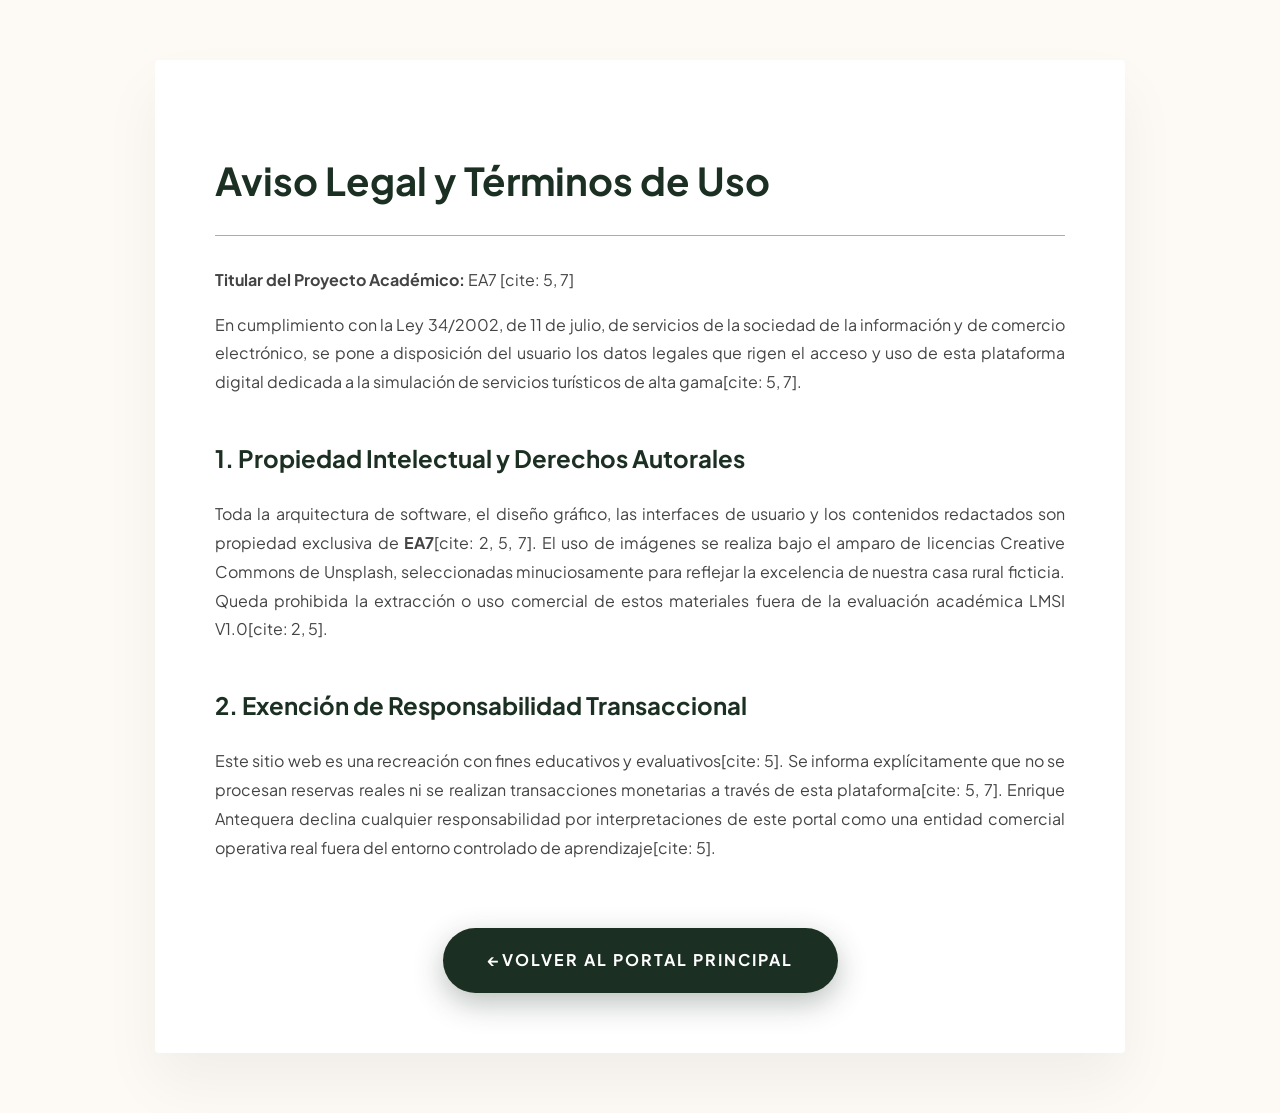
<file: aviso-legal.html>
<!DOCTYPE html>
<html lang="es">
<head>
    <meta charset="UTF-8">
    <meta name="viewport" content="width=device-width, initial-scale=1.0">
    <title>Aviso Legal | EA7</title>
    <link href="https://fonts.googleapis.com/css2?family=Plus+Jakarta+Sans:wght@300;400;600&display=swap" rel="stylesheet">
    <style>
        :root { --gold: #c5a880; --green: #1b3022; --light: #fdfaf6; }
        body { font-family: 'Plus Jakarta Sans', sans-serif; background: var(--light); color: #333; line-height: 1.8; margin: 0; padding: 60px 20px; }
        .card { max-width: 850px; margin: auto; background: white; padding: 60px; border-radius: 4px; box-shadow: 0 30px 60px rgba(0,0,0,0.05); }
        h1 { color: var(--green); font-size: 2.4rem; border-bottom: 1px solid var(--gold); padding-bottom: 20px; margin-bottom: 30px; }
        h2 { color: var(--green); margin-top: 40px; font-size: 1.5rem; }
        p { text-align: justify; color: #444; }
        .btn-return {
            display: inline-flex; align-items: center; padding: 18px 45px; background: var(--green); color: white;
            text-decoration: none; border-radius: 50px; font-weight: 700; letter-spacing: 2px; text-transform: uppercase;
            transition: 0.5s; box-shadow: 0 10px 30px rgba(27, 48, 34, 0.3); margin-top: 50px;
        }
        .btn-return:hover { background: var(--gold); transform: translateY(-5px); }
    </style>
</head>
<body>
    <div class="card">
        <h1>Aviso Legal y Términos de Uso</h1>
        <p><strong>Titular del Proyecto Académico:</strong> EA7 [cite: 5, 7]</p>

        <p>En cumplimiento con la Ley 34/2002, de 11 de julio, de servicios de la sociedad de la información y de comercio electrónico, se pone a disposición del usuario los datos legales que rigen el acceso y uso de esta plataforma digital dedicada a la simulación de servicios turísticos de alta gama[cite: 5, 7].</p>

        <h2>1. Propiedad Intelectual y Derechos Autorales</h2>
        <p>Toda la arquitectura de software, el diseño gráfico, las interfaces de usuario y los contenidos redactados son propiedad exclusiva de <strong>EA7</strong>[cite: 2, 5, 7]. El uso de imágenes se realiza bajo el amparo de licencias Creative Commons de Unsplash, seleccionadas minuciosamente para reflejar la excelencia de nuestra casa rural ficticia. Queda prohibida la extracción o uso comercial de estos materiales fuera de la evaluación académica LMSI V1.0[cite: 2, 5].</p>

        <h2>2. Exención de Responsabilidad Transaccional</h2>
        <p>Este sitio web es una recreación con fines educativos y evaluativos[cite: 5]. Se informa explícitamente que no se procesan reservas reales ni se realizan transacciones monetarias a través de esta plataforma[cite: 5, 7]. Enrique Antequera declina cualquier responsabilidad por interpretaciones de este portal como una entidad comercial operativa real fuera del entorno controlado de aprendizaje[cite: 5].</p>

        <div style="text-align: center;">
            <a href="index.html" class="btn-return"><span>←</span> VOLVER AL PORTAL PRINCIPAL</a>
        </div>
    </div>
</body>
</html>
</file>
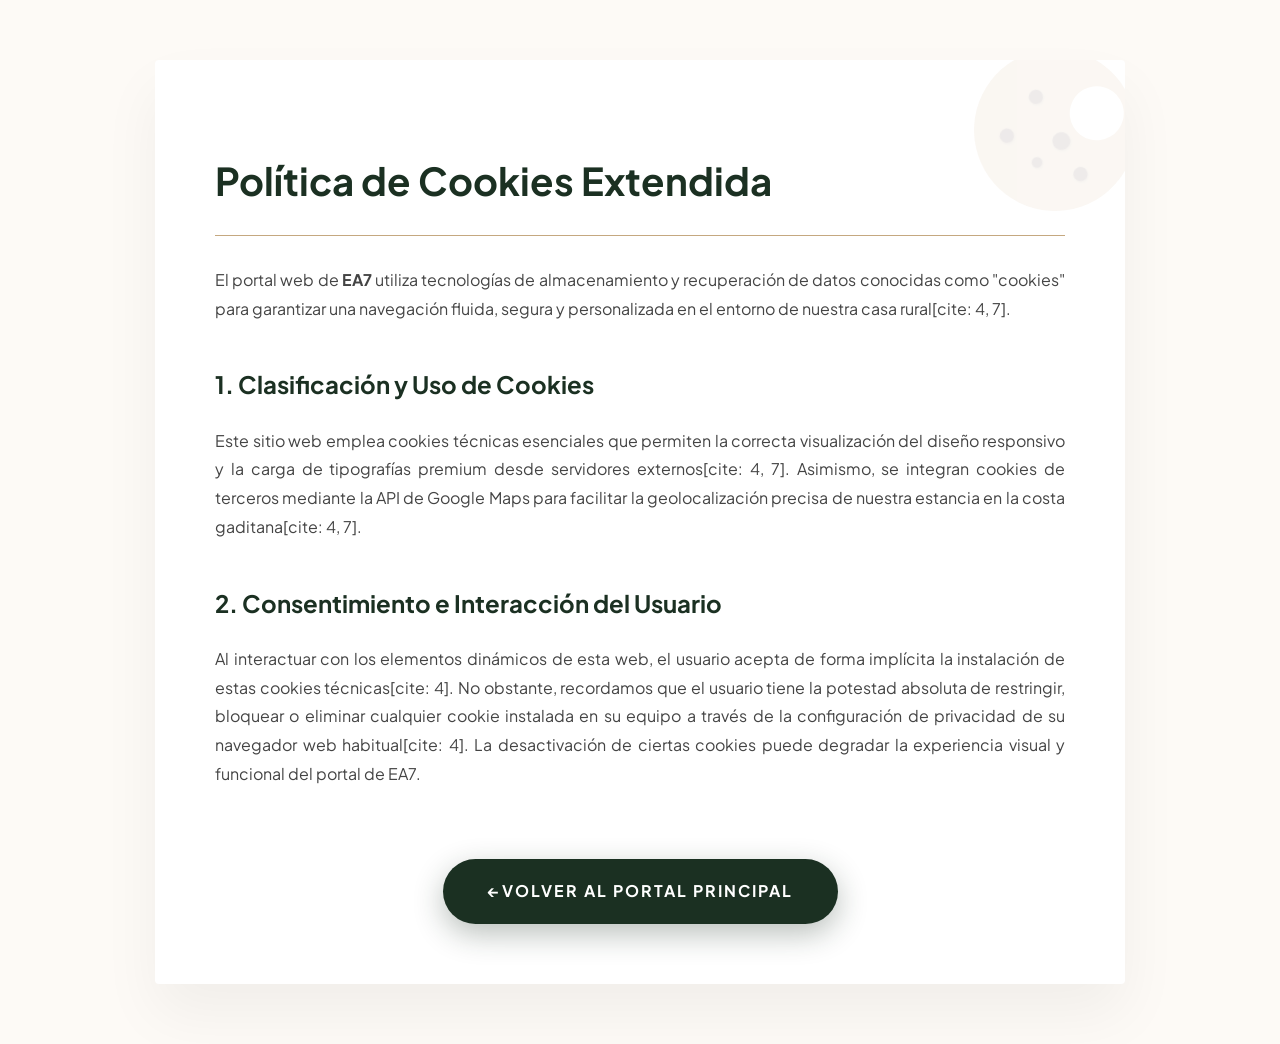
<file: cookies.html>
<!DOCTYPE html>
<html lang="es">
<head>
    <meta charset="UTF-8">
    <meta name="viewport" content="width=device-width, initial-scale=1.0">
    <title>Cookies | EA7 </title>
    <link href="https://fonts.googleapis.com/css2?family=Plus+Jakarta+Sans:wght@300;400;600&display=swap" rel="stylesheet">
    <style>
        :root { --gold: #c5a880; --green: #1b3022; --light: #fdfaf6; }
        body { font-family: 'Plus Jakarta Sans', sans-serif; background: var(--light); color: #333; line-height: 1.8; margin: 0; padding: 60px 20px; }
        .card { max-width: 850px; margin: auto; background: white; padding: 60px; border-radius: 4px; box-shadow: 0 30px 60px rgba(0,0,0,0.05); position: relative; overflow: hidden; }

        /* Galleta Mordida Superior */
        .cookie-art { position: absolute; top: -20px; right: -20px; width: 180px; height: 180px; opacity: 0.1; transform: rotate(15deg); pointer-events: none; }

        h1 { color: var(--green); font-size: 2.4rem; border-bottom: 1px solid var(--gold); padding-bottom: 20px; margin-bottom: 30px; }
        h2 { color: var(--green); margin-top: 40px; font-size: 1.5rem; }
        p { text-align: justify; color: #444; margin-bottom: 20px; }

        .btn-return {
            display: inline-flex; align-items: center; padding: 18px 45px; background: var(--green); color: white;
            text-decoration: none; border-radius: 50px; font-weight: 700; letter-spacing: 2px; text-transform: uppercase;
            transition: 0.5s; box-shadow: 0 10px 30px rgba(27, 48, 34, 0.3); margin-top: 50px;
        }
        .btn-return:hover { background: var(--gold); transform: translateY(-5px); }
    </style>
</head>
<body>
    <div class="card">
        <!-- Diseño de Galleta Mordida Avanzado -->
        <svg class="cookie-art" viewBox="0 0 100 100">
            <defs>
                <filter id="shadow">
                    <feDropShadow dx="0.5" dy="0.5" stdDeviation="0.5" flood-opacity="0.3"/>
                </filter>
            </defs>
            <circle cx="50" cy="50" r="45" fill="#D2B48C" />
            <path d="M85,35 A15,15 0 0,1 70,50 A15,15 0 0,1 55,35 A15,15 0 0,1 70,20 A15,15 0 0,1 85,35" fill="white" />
            <circle cx="35" cy="35" r="4" fill="#5D4037" filter="url(#shadow)"/>
            <circle cx="55" cy="55" r="5" fill="#5D4037" filter="url(#shadow)"/>
            <circle cx="45" cy="70" r="3" fill="#5D4037" filter="url(#shadow)"/>
            <circle cx="25" cy="60" r="4" fill="#5D4037" filter="url(#shadow)"/>
            <circle cx="70" cy="70" r="4" fill="#5D4037" filter="url(#shadow)"/>
        </svg>

        <h1>Política de Cookies Extendida</h1>
        <p>El portal web de <strong>EA7</strong> utiliza tecnologías de almacenamiento y recuperación de datos conocidas como "cookies" para garantizar una navegación fluida, segura y personalizada en el entorno de nuestra casa rural[cite: 4, 7].</p>

        <h2>1. Clasificación y Uso de Cookies</h2>
        <p>Este sitio web emplea cookies técnicas esenciales que permiten la correcta visualización del diseño responsivo y la carga de tipografías premium desde servidores externos[cite: 4, 7]. Asimismo, se integran cookies de terceros mediante la API de Google Maps para facilitar la geolocalización precisa de nuestra estancia en la costa gaditana[cite: 4, 7].</p>

        <h2>2. Consentimiento e Interacción del Usuario</h2>
        <p>Al interactuar con los elementos dinámicos de esta web, el usuario acepta de forma implícita la instalación de estas cookies técnicas[cite: 4]. No obstante, recordamos que el usuario tiene la potestad absoluta de restringir, bloquear o eliminar cualquier cookie instalada en su equipo a través de la configuración de privacidad de su navegador web habitual[cite: 4]. La desactivación de ciertas cookies puede degradar la experiencia visual y funcional del portal de EA7.</p>

        <div style="text-align: center;">
            <a href="index.html" class="btn-return"><span>←</span> VOLVER AL PORTAL PRINCIPAL</a>
        </div>
    </div>
</body>
</html>
</file>
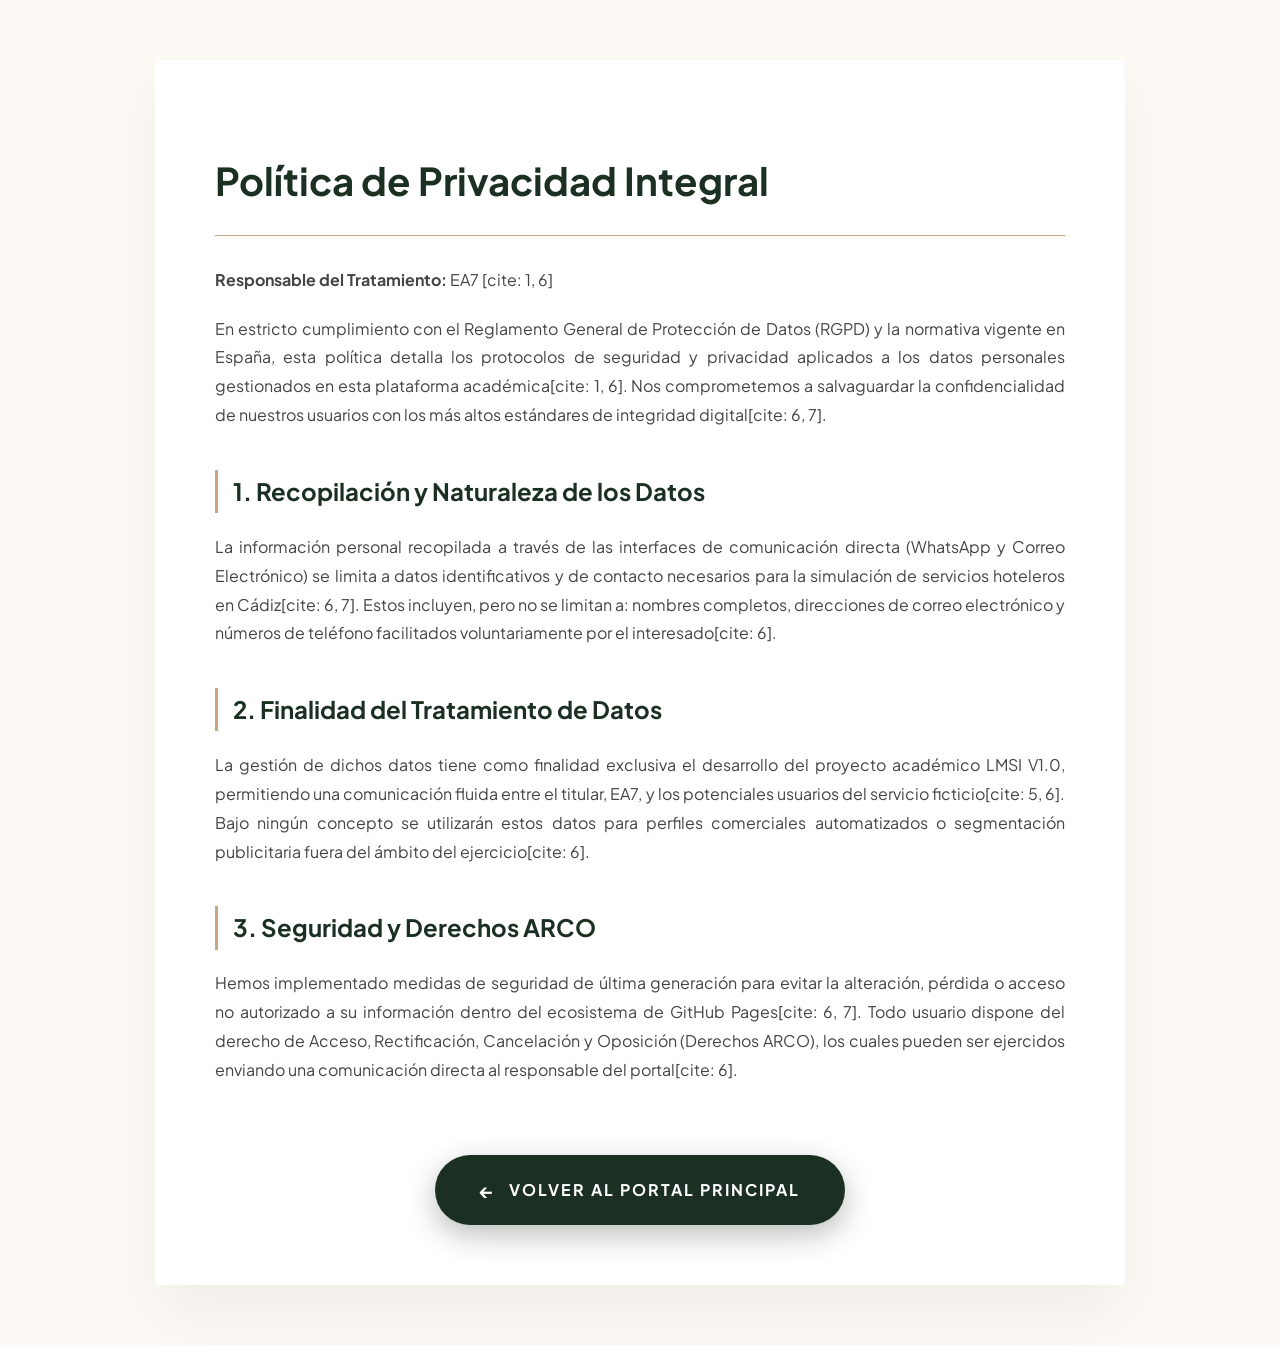
<file: politica-privacidad.html>
<!DOCTYPE html>
<html lang="es">
<head>
    <meta charset="UTF-8">
    <meta name="viewport" content="width=device-width, initial-scale=1.0">
    <title>Privacidad | EA7</title>
    <link href="https://fonts.googleapis.com/css2?family=Plus+Jakarta+Sans:wght@300;400;600&display=swap" rel="stylesheet">
    <style>
        :root { --gold: #c5a880; --green: #1b3022; --light: #fdfaf6; }
        body { font-family: 'Plus Jakarta Sans', sans-serif; background: var(--light); color: #333; line-height: 1.8; margin: 0; padding: 60px 20px; }
        .card { max-width: 850px; margin: auto; background: white; padding: 60px; border-radius: 4px; box-shadow: 0 30px 60px rgba(0,0,0,0.05); }
        h1 { color: var(--green); font-size: 2.4rem; border-bottom: 1px solid var(--gold); padding-bottom: 20px; margin-bottom: 30px; }
        h2 { color: var(--green); margin-top: 40px; font-size: 1.5rem; border-left: 3px solid var(--gold); padding-left: 15px; }
        p { text-align: justify; color: #444; font-size: 1rem; margin-bottom: 20px; }
        .btn-return {
            display: inline-flex; align-items: center; padding: 18px 45px; background: var(--green); color: white;
            text-decoration: none; border-radius: 50px; font-weight: 700; letter-spacing: 2px; text-transform: uppercase;
            transition: 0.5s cubic-bezier(0.4, 0, 0.2, 1); box-shadow: 0 10px 30px rgba(27, 48, 34, 0.3); margin-top: 50px;
        }
        .btn-return:hover { background: var(--gold); transform: translateY(-5px); box-shadow: 0 15px 35px rgba(197, 168, 128, 0.4); }
        .btn-return span { margin-right: 12px; transition: 0.3s; font-size: 1.2rem; }
        .btn-return:hover span { transform: translateX(-8px); }
    </style>
</head>
<body>
    <div class="card">
        <h1>Política de Privacidad Integral</h1>
        <p><strong>Responsable del Tratamiento:</strong> EA7 [cite: 1, 6]</p>

        <p>En estricto cumplimiento con el Reglamento General de Protección de Datos (RGPD) y la normativa vigente en España, esta política detalla los protocolos de seguridad y privacidad aplicados a los datos personales gestionados en esta plataforma académica[cite: 1, 6]. Nos comprometemos a salvaguardar la confidencialidad de nuestros usuarios con los más altos estándares de integridad digital[cite: 6, 7].</p>

        <h2>1. Recopilación y Naturaleza de los Datos</h2>
        <p>La información personal recopilada a través de las interfaces de comunicación directa (WhatsApp y Correo Electrónico) se limita a datos identificativos y de contacto necesarios para la simulación de servicios hoteleros en Cádiz[cite: 6, 7]. Estos incluyen, pero no se limitan a: nombres completos, direcciones de correo electrónico y números de teléfono facilitados voluntariamente por el interesado[cite: 6].</p>

        <h2>2. Finalidad del Tratamiento de Datos</h2>
        <p>La gestión de dichos datos tiene como finalidad exclusiva el desarrollo del proyecto académico LMSI V1.0, permitiendo una comunicación fluida entre el titular, EA7, y los potenciales usuarios del servicio ficticio[cite: 5, 6]. Bajo ningún concepto se utilizarán estos datos para perfiles comerciales automatizados o segmentación publicitaria fuera del ámbito del ejercicio[cite: 6].</p>

        <h2>3. Seguridad y Derechos ARCO</h2>
        <p>Hemos implementado medidas de seguridad de última generación para evitar la alteración, pérdida o acceso no autorizado a su información dentro del ecosistema de GitHub Pages[cite: 6, 7]. Todo usuario dispone del derecho de Acceso, Rectificación, Cancelación y Oposición (Derechos ARCO), los cuales pueden ser ejercidos enviando una comunicación directa al responsable del portal[cite: 6].</p>

        <div style="text-align: center;">
            <a href="index.html" class="btn-return"><span>←</span> VOLVER AL PORTAL PRINCIPAL</a>
        </div>
    </div>
</body>
</html>
</file>
